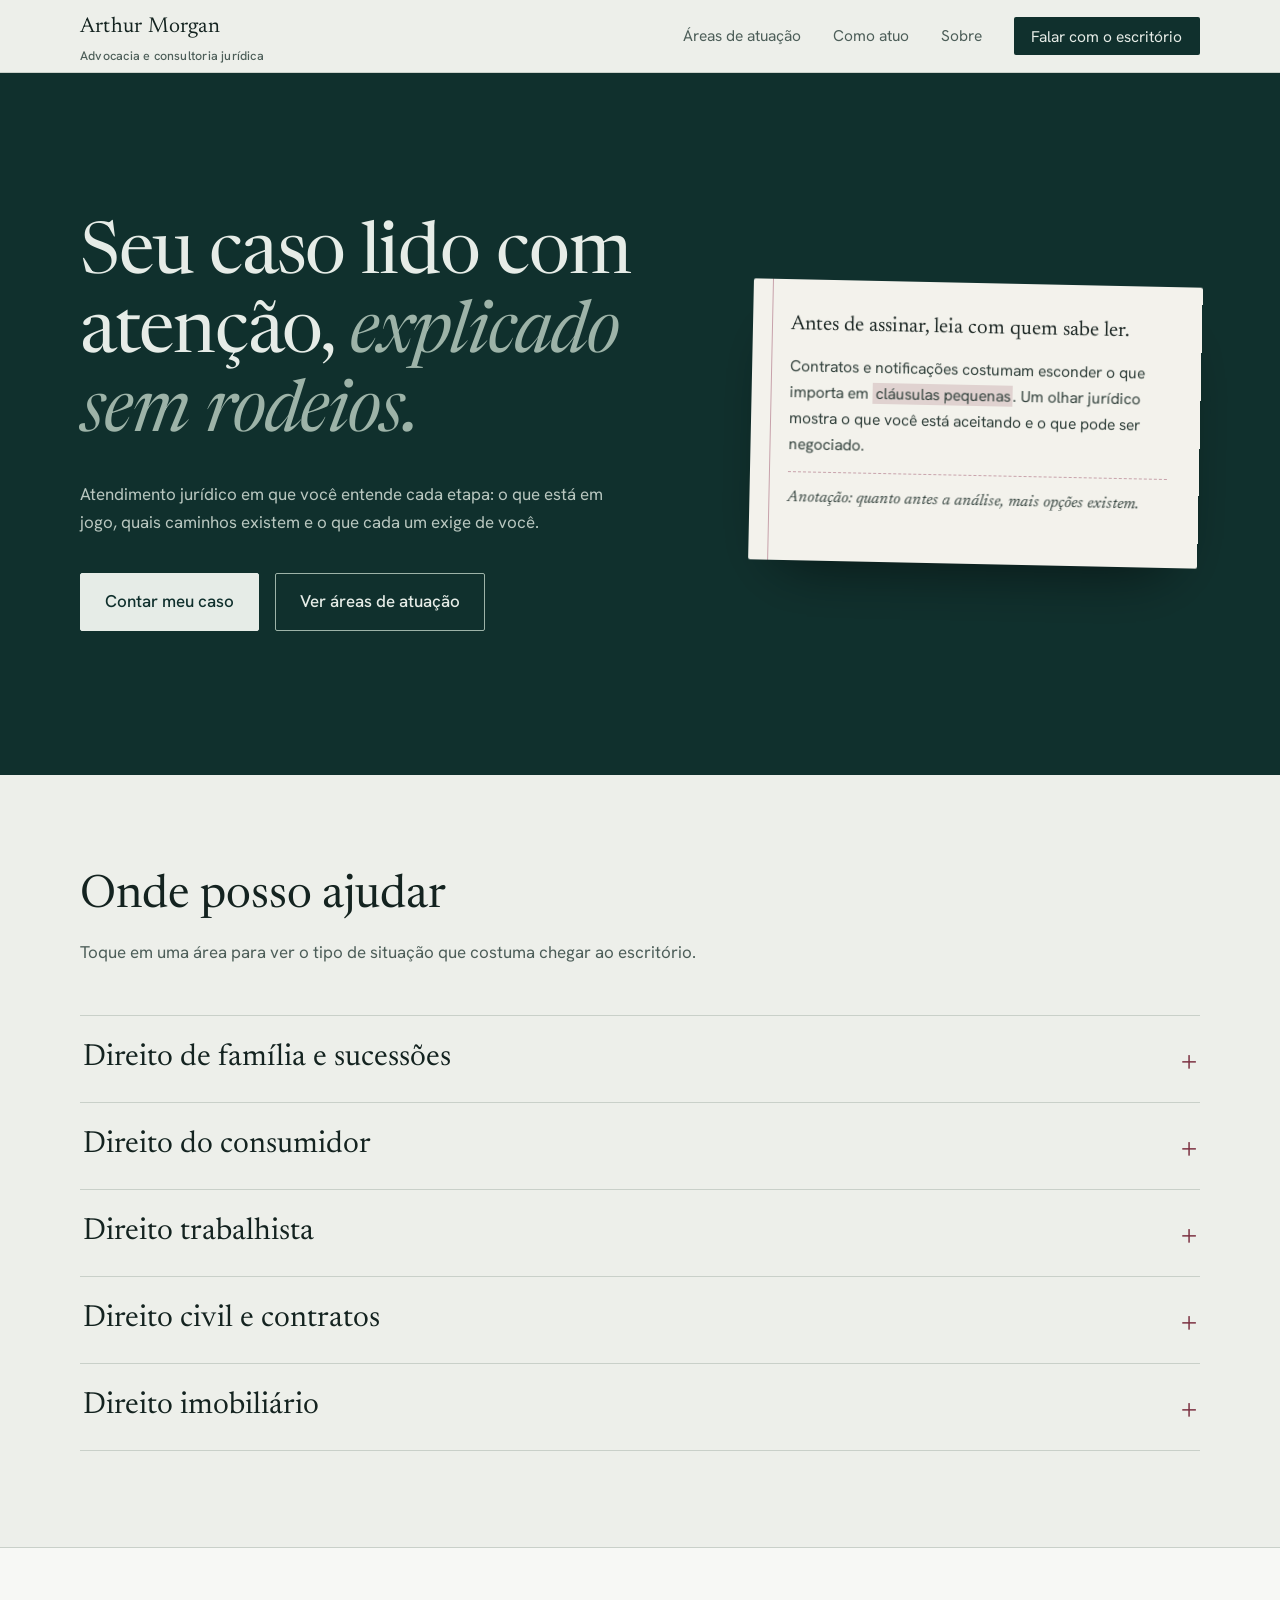
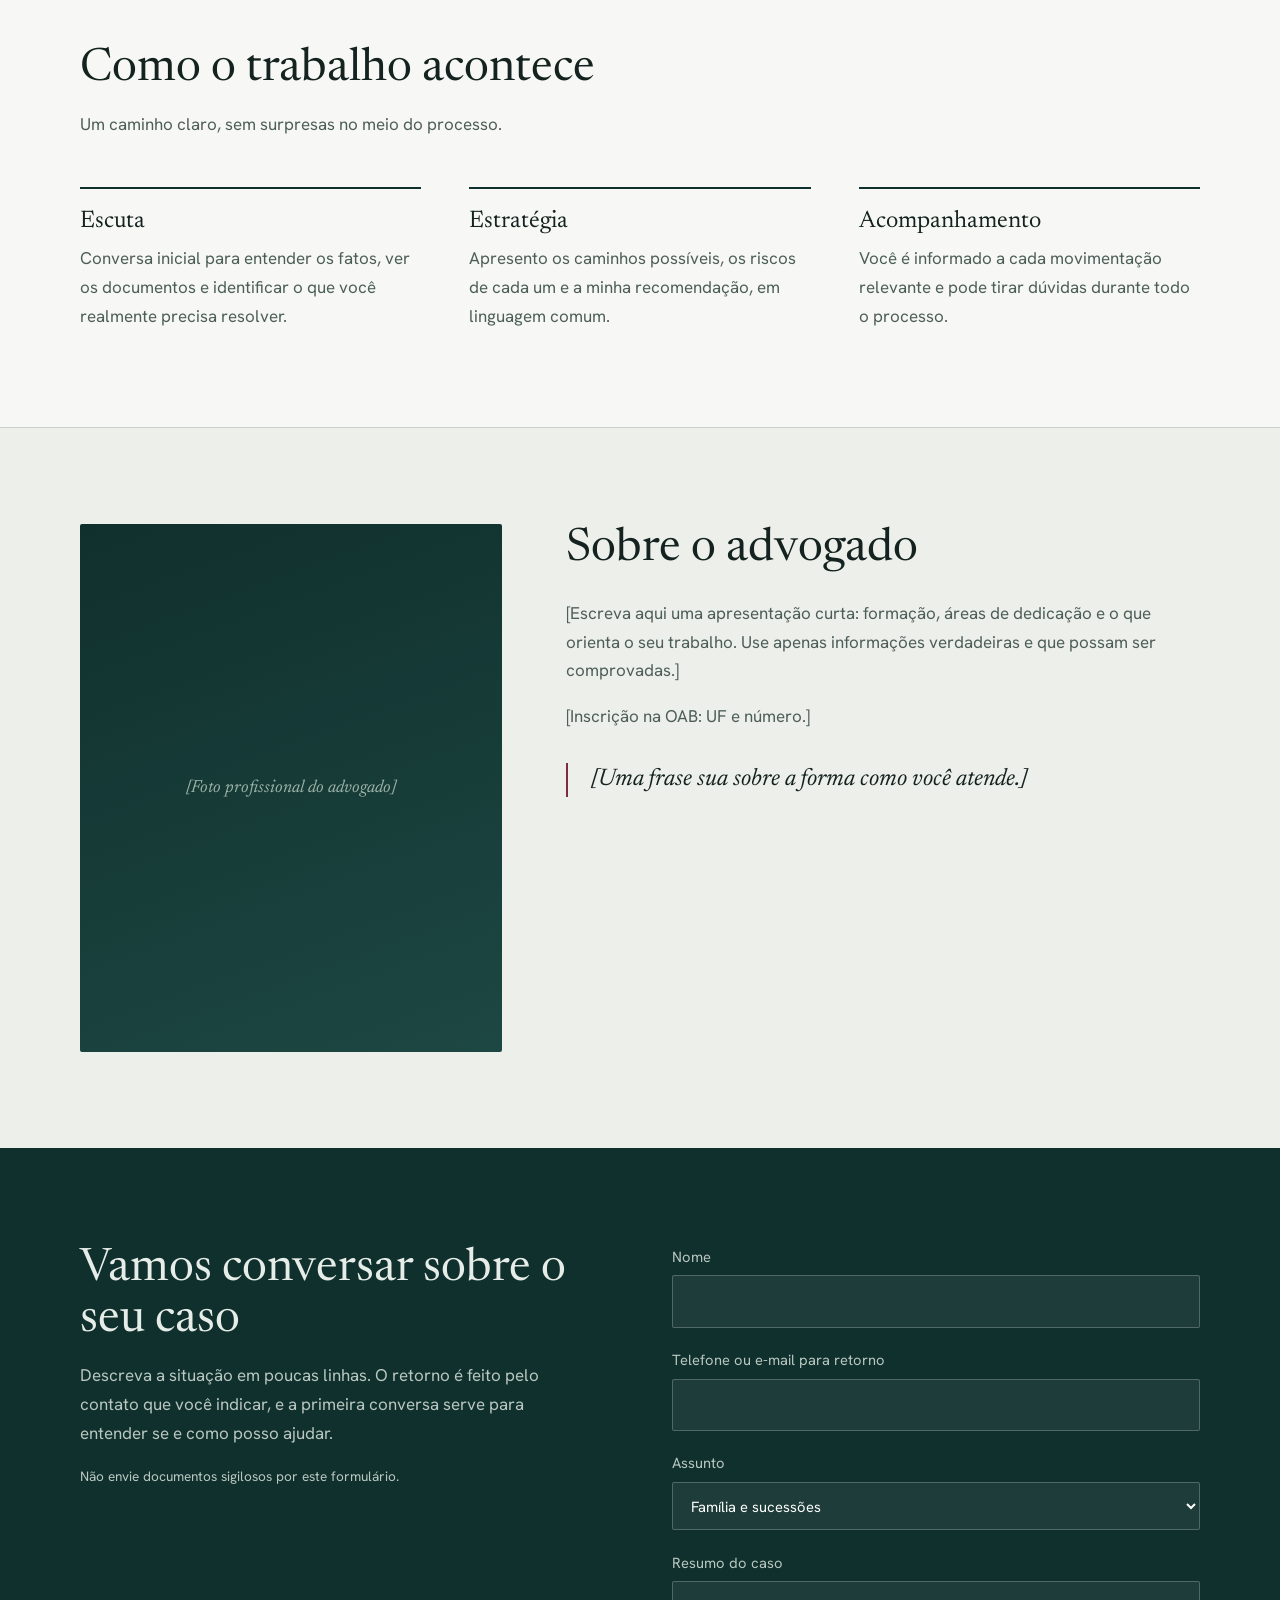
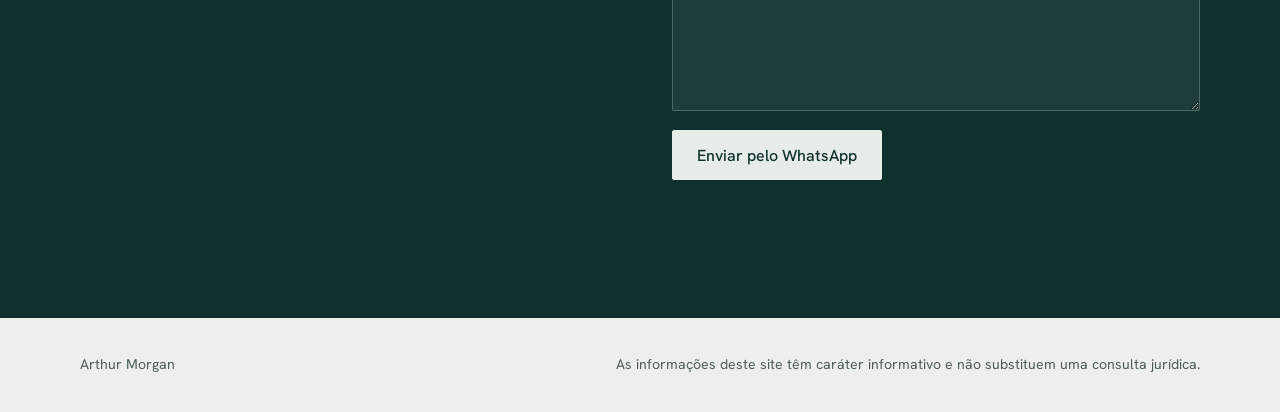
<file: index.html>
﻿<!DOCTYPE html>
<html lang="pt-BR">
<head>
<meta charset="UTF-8">
<meta name="viewport" content="width=device-width, initial-scale=1, viewport-fit=cover">
<title>Arthur Morgan | Advocacia</title>
<link rel="preconnect" href="https://fonts.googleapis.com">
<link rel="preconnect" href="https://fonts.gstatic.com" crossorigin>
<link href="https://fonts.googleapis.com/css2?family=Newsreader:ital,opsz,wght@0,6..72,400;0,6..72,500;1,6..72,400&family=Hanken+Grotesk:wght@400;500;600&display=swap" rel="stylesheet">
<link rel="stylesheet" href="styles.css">
</head>
<body>

<header>
  <div class="wrap nav">
    <a class="brand" href="#topo">Arthur Morgan<small>Advocacia e consultoria jurídica</small></a>
    <button class="burger" id="burger" aria-expanded="false" aria-controls="menu">Menu</button>
    <ul class="menu" id="menu">
      <li><a href="#areas">Áreas de atuação</a></li>
      <li><a href="#atuacao">Como atuo</a></li>
      <li><a href="#sobre">Sobre</a></li>
      <li><a class="cta" href="#contato">Falar com o escritório</a></li>
    </ul>
  </div>
</header>

<main id="topo">
  <div class="hero">
    <div class="wrap">
      <div>
        <h1>Seu caso lido com atenção, <em>explicado sem rodeios.</em></h1>
        <p>Atendimento jurídico em que você entende cada etapa: o que está em jogo, quais caminhos existem e o que cada um exige de você.</p>
        <div class="btns">
          <a class="btn fill" href="#contato">Contar meu caso</a>
          <a class="btn ghost" href="#areas">Ver áreas de atuação</a>
        </div>
      </div>
      <aside class="sheet" aria-label="Exemplo de como um documento é analisado">
        <h3>Antes de assinar, leia com quem sabe ler.</h3>
        <p>Contratos e notificações costumam esconder o que importa em <mark>cláusulas pequenas</mark>. Um olhar jurídico mostra o que você está aceitando e o que pode ser negociado.</p>
        <p class="note">Anotação: quanto antes a análise, mais opções existem.</p>
      </aside>
    </div>
  </div>

  <section id="areas">
    <div class="wrap">
      <div class="head">
        <h2>Onde posso ajudar</h2>
        <p>Toque em uma área para ver o tipo de situação que costuma chegar ao escritório.</p>
      </div>
      <div class="areas">
        <details><summary>Direito de família e sucessões</summary><div class="body">Divórcio, guarda, pensão alimentícia, inventário e planejamento sucessório. Situações delicadas, tratadas com discrição e foco em acordos sempre que possível.</div></details>
        <details><summary>Direito do consumidor</summary><div class="body">Cobranças indevidas, serviços não prestados, negativação irregular e problemas com bancos, operadoras e lojas.</div></details>
        <details><summary>Direito trabalhista</summary><div class="body">Orientação a trabalhadores e empresas sobre rescisões, verbas, jornada e conflitos na relação de trabalho.</div></details>
        <details><summary>Direito civil e contratos</summary><div class="body">Elaboração e revisão de contratos, responsabilidade civil, cobranças e resolução de conflitos entre pessoas e empresas.</div></details>
        <details><summary>Direito imobiliário</summary><div class="body">Compra, venda e locação de imóveis, regularização, usucapião e análise de documentação antes do negócio.</div></details>
      </div>
    </div>
  </section>

  <section class="method" id="atuacao">
    <div class="wrap">
      <div class="head">
        <h2>Como o trabalho acontece</h2>
        <p>Um caminho claro, sem surpresas no meio do processo.</p>
      </div>
      <div class="steps">
        <div><h3>Escuta</h3><p>Conversa inicial para entender os fatos, ver os documentos e identificar o que você realmente precisa resolver.</p></div>
        <div><h3>Estratégia</h3><p>Apresento os caminhos possíveis, os riscos de cada um e a minha recomendação, em linguagem comum.</p></div>
        <div><h3>Acompanhamento</h3><p>Você é informado a cada movimentação relevante e pode tirar dúvidas durante todo o processo.</p></div>
      </div>
    </div>
  </section>

  <section id="sobre">
    <div class="wrap about">
      <div class="portrait" role="img" aria-label="Espaço reservado para retrato profissional">[Foto profissional do advogado]</div>
      <div>
        <div class="head" style="margin-bottom:1.5rem"><h2>Sobre o advogado</h2></div>
        <p>[Escreva aqui uma apresentação curta: formação, áreas de dedicação e o que orienta o seu trabalho. Use apenas informações verdadeiras e que possam ser comprovadas.]</p>
        <p>[Inscrição na OAB: UF e número.]</p>
        <blockquote>[Uma frase sua sobre a forma como você atende.]</blockquote>
      </div>
    </div>
  </section>

  <section class="contact" id="contato">
    <div class="wrap grid">
      <div>
        <h2>Vamos conversar sobre o seu caso</h2>
        <p style="margin-top:1rem;max-width:30rem">Descreva a situação em poucas linhas. O retorno é feito pelo contato que você indicar, e a primeira conversa serve para entender se e como posso ajudar.</p>
        <p class="aviso">Não envie documentos sigilosos por este formulário.</p>
      </div>
      <form id="form" novalidate>
        <label>Nome<input name="nome" required autocomplete="name"></label>
        <label>Telefone ou e-mail para retorno<input name="contato" required autocomplete="email"></label>
        <label>Assunto
          <select name="area">
            <option>Família e sucessões</option><option>Consumidor</option><option>Trabalhista</option>
            <option>Civil e contratos</option><option>Imobiliário</option><option>Outro</option>
          </select>
        </label>
        <label>Resumo do caso<textarea name="caso" required></textarea></label>
        <button class="btn fill" type="submit">Enviar pelo WhatsApp</button>
        <div class="msg" id="msg" role="status"></div>
      </form>
    </div>
  </section>
</main>

<footer>
  <div class="wrap">
    <span>Arthur Morgan</span>
    <span>As informações deste site têm caráter informativo e não substituem uma consulta jurídica.</span>
  </div>
</footer>

<script src="script.js"></script>
</body>
</html>
</file>
<file: styles.css>
:root{
  --bg:#EDEFEA;
  --surface:#F7F8F5;
  --ink:#142320;
  --muted:#4D5E59;
  --deep:#10302D;
  --deep-ink:#E6ECE7;
  --sage:#9DB3A8;
  --wine:#7A2E3F;
  --line:#C9D0C9;
  --serif:"Newsreader", Georgia, "Times New Roman", serif;
  --sans:"Hanken Grotesk", system-ui, -apple-system, "Segoe UI", sans-serif;
  box-sizing:border-box;
  padding-top:env(safe-area-inset-top, 0px);
  padding-bottom:env(safe-area-inset-bottom, 0px);
}

@media (prefers-color-scheme: dark) {
  :root:not([data-theme="light"]) {
    --bg:#0D1B19;
    --surface:#122624;
    --ink:#E3EAE5;
    --muted:#9FB0AA;
    --deep:#0A1514;
    --line:#26403B;
    --wine:#D08A99;
  }
}

:root[data-theme="dark"] {
  --bg:#0D1B19;
  --surface:#122624;
  --ink:#E3EAE5;
  --muted:#9FB0AA;
  --deep:#0A1514;
  --line:#26403B;
  --wine:#D08A99;
}

*, *::before, *::after { box-sizing:border-box; }

html {
  scroll-behavior:smooth;
  scroll-padding-top:calc(80px + env(safe-area-inset-top, 0px));
}

body {
  margin:0;
  background:var(--bg);
  color:var(--ink);
  font:400 1.0625rem/1.7 var(--sans);
}

a { color:inherit; }

:focus-visible {
  outline:2px solid var(--wine);
  outline-offset:3px;
}

.wrap {
  width:min(1120px, 100% - 3rem);
  margin-inline:auto;
}

h1, h2, h3 {
  font-family:var(--serif);
  font-weight:400;
  line-height:1.1;
  margin:0;
}

header {
  position:sticky;
  top:env(safe-area-inset-top, 0px);
  z-index:20;
  background:color-mix(in srgb, var(--bg) 92%, transparent);
  backdrop-filter:blur(8px);
  border-bottom:1px solid var(--line);
}

.nav {
  display:flex;
  align-items:center;
  justify-content:space-between;
  height:72px;
}

.brand {
  font-family:var(--serif);
  font-size:1.35rem;
  text-decoration:none;
  letter-spacing:.01em;
}

.brand small {
  display:block;
  font:500 .78rem/1 var(--sans);
  color:var(--muted);
  margin-top:4px;
}

.menu {
  display:flex;
  gap:2rem;
  align-items:center;
  list-style:none;
  margin:0;
  padding:0;
}

.menu a {
  text-decoration:none;
  font-size:.97rem;
  color:var(--muted);
  padding:.4rem 0;
  border-bottom:1px solid transparent;
  transition:color .2s, border-color .2s;
}

.menu a:hover { color:var(--ink); border-color:var(--wine); }

.menu .cta {
  color:var(--deep-ink);
  background:var(--deep);
  padding:.55rem 1.1rem;
  border-radius:2px;
  border:0;
}

.menu .cta:hover {
  background:var(--wine);
  color:#fff;
}

.burger {
  display:none;
  background:none;
  border:1px solid var(--line);
  color:var(--ink);
  padding:.5rem .8rem;
  font:inherit;
  border-radius:2px;
  cursor:pointer;
}

.hero {
  background:var(--deep);
  color:var(--deep-ink);
  position:relative;
  overflow:hidden;
}

.hero .wrap {
  display:grid;
  grid-template-columns:1.35fr 1fr;
  gap:4rem;
  align-items:center;
  min-height:min(78vh, 720px);
  padding-block:5rem;
}

.hero h1 {
  font-size:clamp(2.5rem, 5.6vw, 4.6rem);
  letter-spacing:-.015em;
  font-weight:400;
}

.hero h1 em {
  font-style:italic;
  color:var(--sage);
}

.hero p {
  max-width:34rem;
  color:#B9C7C0;
  margin:1.6rem 0 2.2rem;
}

.btns { display:flex; gap:1rem; flex-wrap:wrap; }

.btn {
  display:inline-block;
  text-decoration:none;
  padding:.85rem 1.5rem;
  border-radius:2px;
  font-weight:500;
  border:1px solid var(--sage);
  transition:background .2s, color .2s;
}

.btn.fill {
  background:var(--deep-ink);
  color:#10302D;
  border-color:var(--deep-ink);
}

.btn.fill:hover { background:var(--sage); }

.btn.ghost:hover { background:rgba(255, 255, 255, .08); }

.sheet {
  background:#F3F2EC;
  color:#1c2724;
  padding:2.2rem 2rem 2.2rem 2.4rem;
  border-radius:2px;
  position:relative;
  box-shadow:0 30px 60px -30px rgba(0, 0, 0, .6);
  transform:rotate(1.2deg);
  animation:settle 1.1s cubic-bezier(.2, .7, .2, 1) both;
}

@keyframes settle {
  from { opacity:0; transform:translateY(24px) rotate(-1.5deg); }
  to { opacity:1; transform:rotate(1.2deg); }
}

.sheet::before {
  content:"";
  position:absolute;
  inset:0 auto 0 1.2rem;
  width:1px;
  background:#C7A1AA;
}

.sheet h3 { font-size:1.3rem; margin-bottom:1rem; }

.sheet p {
  color:#33423d;
  margin:0 0 .9rem;
  font-size:.98rem;
  line-height:1.65;
  max-width:none;
}

.sheet mark {
  background:rgba(122, 46, 63, .16);
  color:inherit;
  padding:0 .15em;
  box-decoration-break:clone;
}

.note {
  font-family:var(--serif);
  font-style:italic;
  color:var(--wine);
  font-size:1rem;
  border-top:1px dashed #C7A1AA;
  padding-top:.8rem;
  margin-top:1rem;
}

section { padding-block:6rem; }

.head { max-width:40rem; margin-bottom:3rem; }

.head h2 { font-size:clamp(2rem, 3.6vw, 2.9rem); }

.head p { color:var(--muted); margin:1rem 0 0; }

.areas details { border-top:1px solid var(--line); }
.areas details:last-child { border-bottom:1px solid var(--line); }

.areas summary {
  list-style:none;
  cursor:pointer;
  display:flex;
  justify-content:space-between;
  align-items:center;
  padding:1.5rem .2rem;
  font:400 clamp(1.4rem, 2.4vw, 1.9rem)/1.2 var(--serif);
}

.areas summary::-webkit-details-marker { display:none; }

.areas summary::after {
  content:"+";
  font:300 1.8rem var(--sans);
  color:var(--wine);
  transition:transform .3s;
}

.areas details[open] summary::after { transform:rotate(45deg); }
.areas summary:hover { color:var(--wine); }

.areas .body {
  padding:0 .2rem 1.8rem;
  max-width:44rem;
  color:var(--muted);
}

.method { background:var(--surface); border-block:1px solid var(--line); }

.steps {
  display:grid;
  grid-template-columns:repeat(3, 1fr);
  gap:3rem;
  border-left:0;
}

.steps div { border-top:2px solid var(--deep); padding-top:1.2rem; }

.steps h3 { font-size:1.5rem; margin-bottom:.6rem; }
.steps p { margin:0; color:var(--muted); }

.about {
  display:grid;
  grid-template-columns:.8fr 1.2fr;
  gap:4rem;
  align-items:start;
}

.portrait {
  aspect-ratio:4/5;
  background:linear-gradient(160deg, var(--deep), #1d4742);
  border-radius:2px;
  display:grid;
  place-items:center;
  color:var(--sage);
  font:italic 1.1rem var(--serif);
  text-align:center;
  padding:2rem;
}

.about p { color:var(--muted); max-width:38rem; }

.about blockquote {
  margin:2rem 0 0;
  padding-left:1.4rem;
  border-left:2px solid var(--wine);
  font:italic 1.5rem/1.4 var(--serif);
  max-width:34rem;
}

.contact { background:var(--deep); color:var(--deep-ink); }
.contact .grid { display:grid; grid-template-columns:1fr 1fr; gap:4rem; }
.contact h2 { font-size:clamp(2rem, 3.6vw, 2.9rem); }
.contact p { color:#B9C7C0; }

form { display:grid; gap:1.2rem; }

label {
  display:grid;
  gap:.4rem;
  font-size:.92rem;
  color:#B9C7C0;
}

input, textarea, select {
  font:inherit;
  color:#fff;
  background:rgba(255, 255, 255, .06);
  border:1px solid rgba(255, 255, 255, .22);
  padding:.8rem .9rem;
  border-radius:2px;
  width:100%;
}

select option { color:#111; }
textarea { min-height:130px; resize:vertical; }
input::placeholder, textarea::placeholder { color:#7E918B; }

form button { justify-self:start; cursor:pointer; font:500 1rem var(--sans); }

.msg { min-height:1.4rem; font-size:.92rem; color:var(--sage); }
.aviso { font-size:.85rem; color:#8FA39C; margin-top:.5rem; }

footer { padding:2.2rem 0; font-size:.88rem; color:var(--muted); }
footer .wrap { display:flex; justify-content:space-between; gap:1rem; flex-wrap:wrap; }

@media (max-width:860px) {
  .burger { display:block; }
  .menu {
    display:none;
    position:absolute;
    left:0;
    right:0;
    top:72px;
    background:var(--bg);
    flex-direction:column;
    align-items:flex-start;
    gap:0;
    padding:1rem 1.5rem 1.5rem;
    border-bottom:1px solid var(--line);
  }
  .menu.open { display:flex; }
  .menu li { width:100%; }
  .menu a { display:block; padding:.8rem 0; }
  .menu .cta { display:inline-block; margin-top:.5rem; }
  .hero .wrap, .about, .contact .grid { grid-template-columns:1fr; gap:2.5rem; }
  .hero .wrap { padding-block:3.5rem; min-height:0; }
  .steps { grid-template-columns:1fr; gap:2rem; }
  section { padding-block:4rem; }
  .portrait { aspect-ratio:16/10; }
}

@media (prefers-reduced-motion:reduce) {
  * { animation:none!important; transition:none!important; scroll-behavior:auto!important; }
}
</file>
